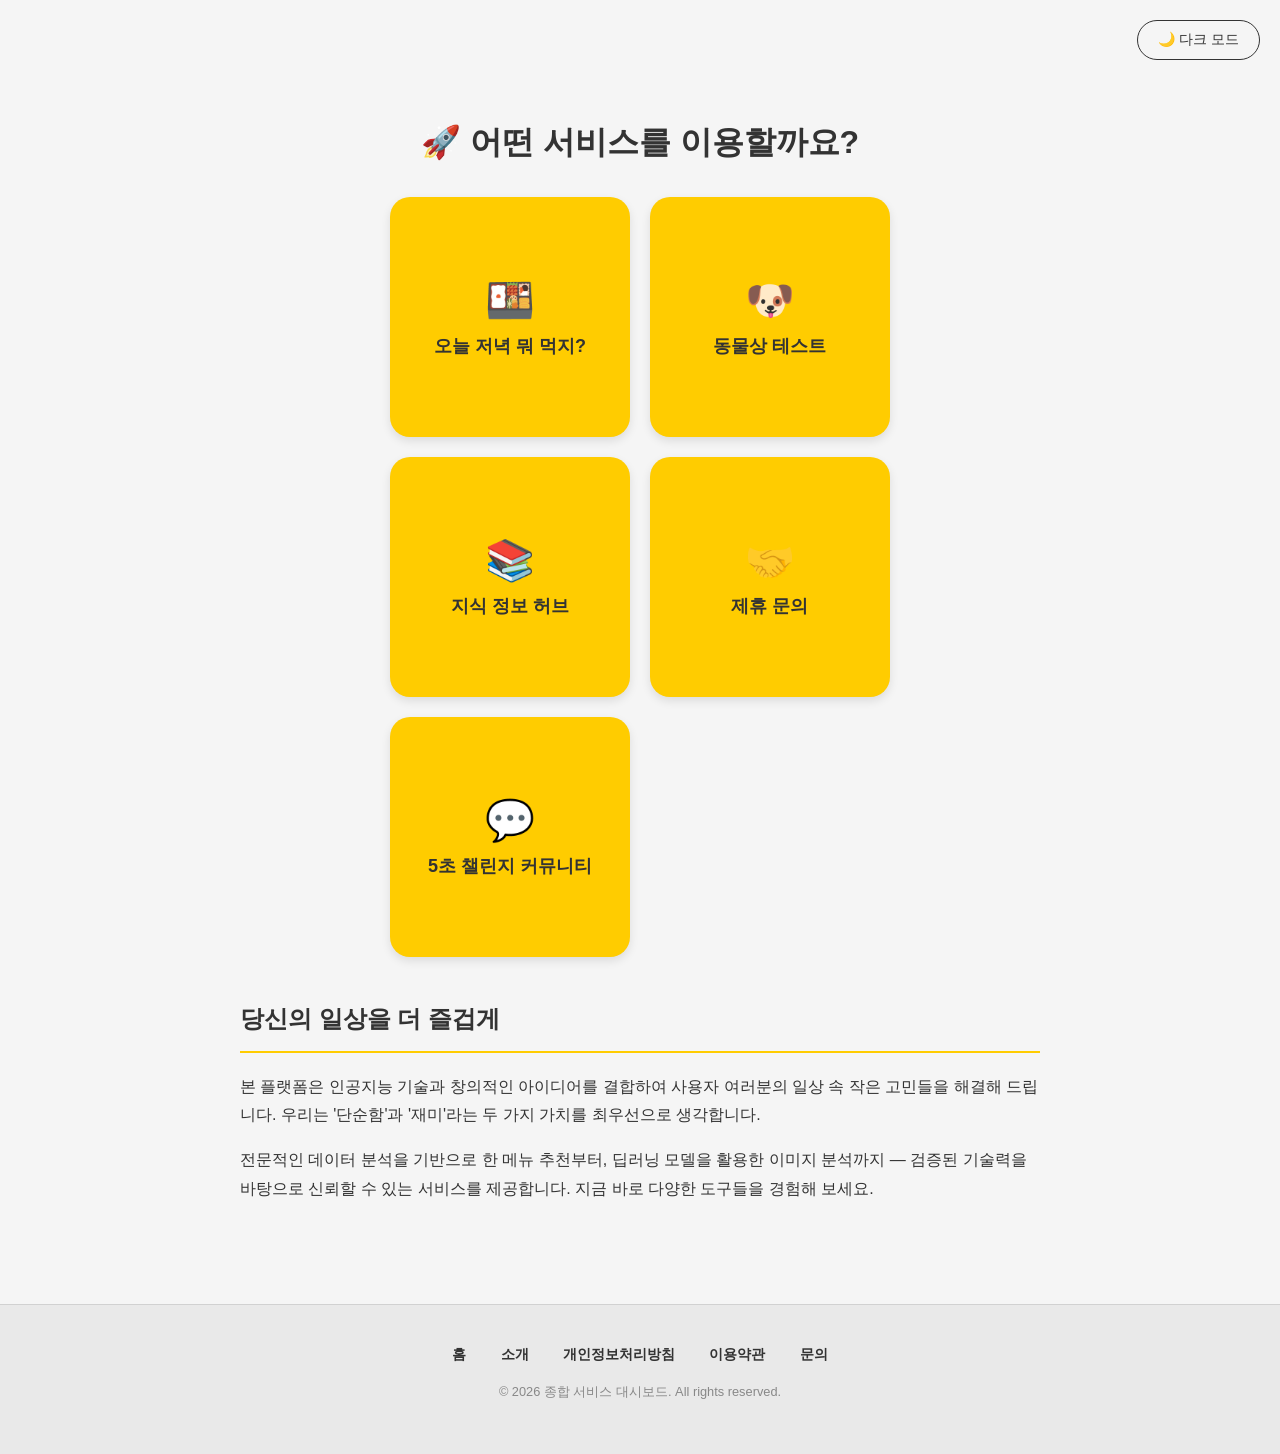
<file: index.html>
<!DOCTYPE html>
<html lang="ko">
<head>
  <meta charset="UTF-8">
  <meta name="viewport" content="width=device-width, initial-scale=1.0">
  <title>종합 서비스 대시보드</title>
  <link rel="stylesheet" href="style.css">
  <script async src="https://pagead2.googlesyndication.com/pagead/js/adsbygoogle.js?client=ca-pub-5872932427176122"
     crossorigin="anonymous"></script>
</head>
<body>
  <div class="top-nav">
    <button id="theme-btn" onclick="toggleTheme()">🌙 다크 모드</button>
  </div>

  <main class="container">
    <h1>🚀 어떤 서비스를 이용할까요?</h1>

    <section class="dashboard" aria-label="서비스 목록">
      <a href="lunch.html" class="nav-card">
        <span class="icon">🍱</span>
        <span>오늘 저녁 뭐 먹지?</span>
      </a>
      <a href="animal.html" class="nav-card">
        <span class="icon">🐶</span>
        <span>동물상 테스트</span>
      </a>
      <a href="info.html" class="nav-card">
        <span class="icon">📚</span>
        <span>지식 정보 허브</span>
      </a>
      <a href="contact.html" class="nav-card">
        <span class="icon">🤝</span>
        <span>제휴 문의</span>
      </a>
      <a href="comments.html" class="nav-card">
        <span class="icon">💬</span>
        <span>5초 챌린지 커뮤니티</span>
      </a>
    </section>

    <section class="content-section">
      <h2>당신의 일상을 더 즐겁게</h2>
      <p>본 플랫폼은 인공지능 기술과 창의적인 아이디어를 결합하여 사용자 여러분의 일상 속 작은 고민들을 해결해 드립니다. 우리는 '단순함'과 '재미'라는 두 가지 가치를 최우선으로 생각합니다.</p>
      <p>전문적인 데이터 분석을 기반으로 한 메뉴 추천부터, 딥러닝 모델을 활용한 이미지 분석까지 — 검증된 기술력을 바탕으로 신뢰할 수 있는 서비스를 제공합니다. 지금 바로 다양한 도구들을 경험해 보세요.</p>
    </section>
  </main>

  <footer class="site-footer">
    <div class="footer-links">
      <a href="index.html">홈</a>
      <a href="about.html">소개</a>
      <a href="privacy.html">개인정보처리방침</a>
      <a href="terms.html">이용약관</a>
      <a href="contact.html">문의</a>
    </div>
    <p>&copy; 2026 종합 서비스 대시보드. All rights reserved.</p>
  </footer>

  <script src="shared.js"></script>
</body>
</html>
</file>
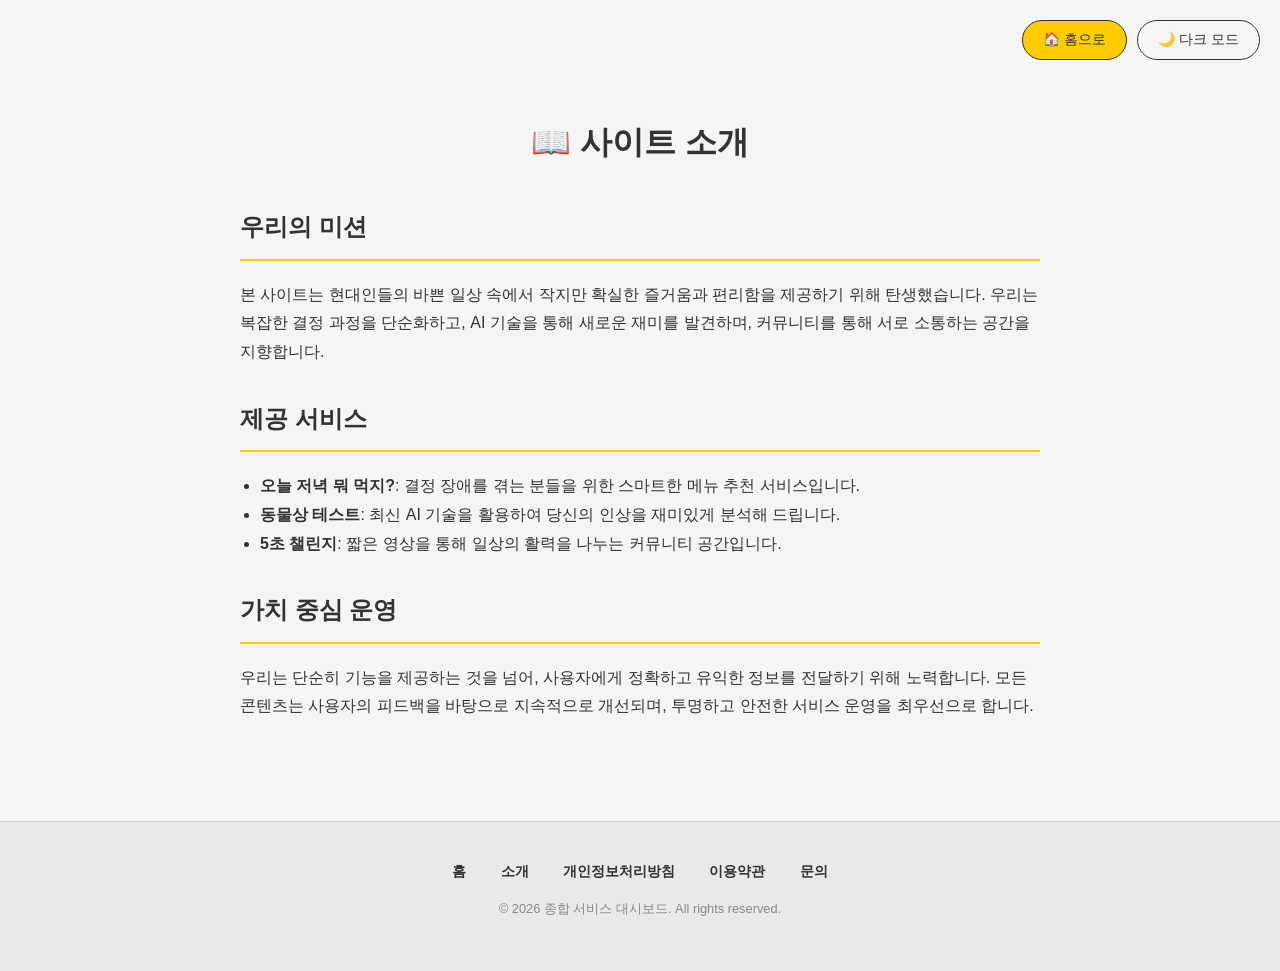
<file: about.html>
<!DOCTYPE html>
<html lang="ko">
<head>
  <meta charset="UTF-8">
  <meta name="viewport" content="width=device-width, initial-scale=1.0">
  <title>사이트 소개 - 종합 서비스 대시보드</title>
  <link rel="stylesheet" href="style.css">
  <script async src="https://pagead2.googlesyndication.com/pagead/js/adsbygoogle.js?client=ca-pub-5872932427176122"
     crossorigin="anonymous"></script>
</head>
<body>
  <div class="top-nav">
    <a href="index.html" class="home-btn">🏠 홈으로</a>
    <button id="theme-btn" onclick="toggleTheme()">🌙 다크 모드</button>
  </div>

  <main class="container">
    <h1>📖 사이트 소개</h1>
    <section class="content-section">
      <h2>우리의 미션</h2>
      <p>본 사이트는 현대인들의 바쁜 일상 속에서 작지만 확실한 즐거움과 편리함을 제공하기 위해 탄생했습니다. 우리는 복잡한 결정 과정을 단순화하고, AI 기술을 통해 새로운 재미를 발견하며, 커뮤니티를 통해 서로 소통하는 공간을 지향합니다.</p>
      
      <h2>제공 서비스</h2>
      <ul>
        <li><strong>오늘 저녁 뭐 먹지?</strong>: 결정 장애를 겪는 분들을 위한 스마트한 메뉴 추천 서비스입니다.</li>
        <li><strong>동물상 테스트</strong>: 최신 AI 기술을 활용하여 당신의 인상을 재미있게 분석해 드립니다.</li>
        <li><strong>5초 챌린지</strong>: 짧은 영상을 통해 일상의 활력을 나누는 커뮤니티 공간입니다.</li>
      </ul>

      <h2>가치 중심 운영</h2>
      <p>우리는 단순히 기능을 제공하는 것을 넘어, 사용자에게 정확하고 유익한 정보를 전달하기 위해 노력합니다. 모든 콘텐츠는 사용자의 피드백을 바탕으로 지속적으로 개선되며, 투명하고 안전한 서비스 운영을 최우선으로 합니다.</p>
    </section>
  </main>

  <footer class="site-footer">
    <div class="footer-links">
      <a href="index.html">홈</a>
      <a href="about.html">소개</a>
      <a href="privacy.html">개인정보처리방침</a>
      <a href="terms.html">이용약관</a>
      <a href="contact.html">문의</a>
    </div>
    <p>&copy; 2026 종합 서비스 대시보드. All rights reserved.</p>
  </footer>

  <script src="shared.js"></script>
</body>
</html>
</file>
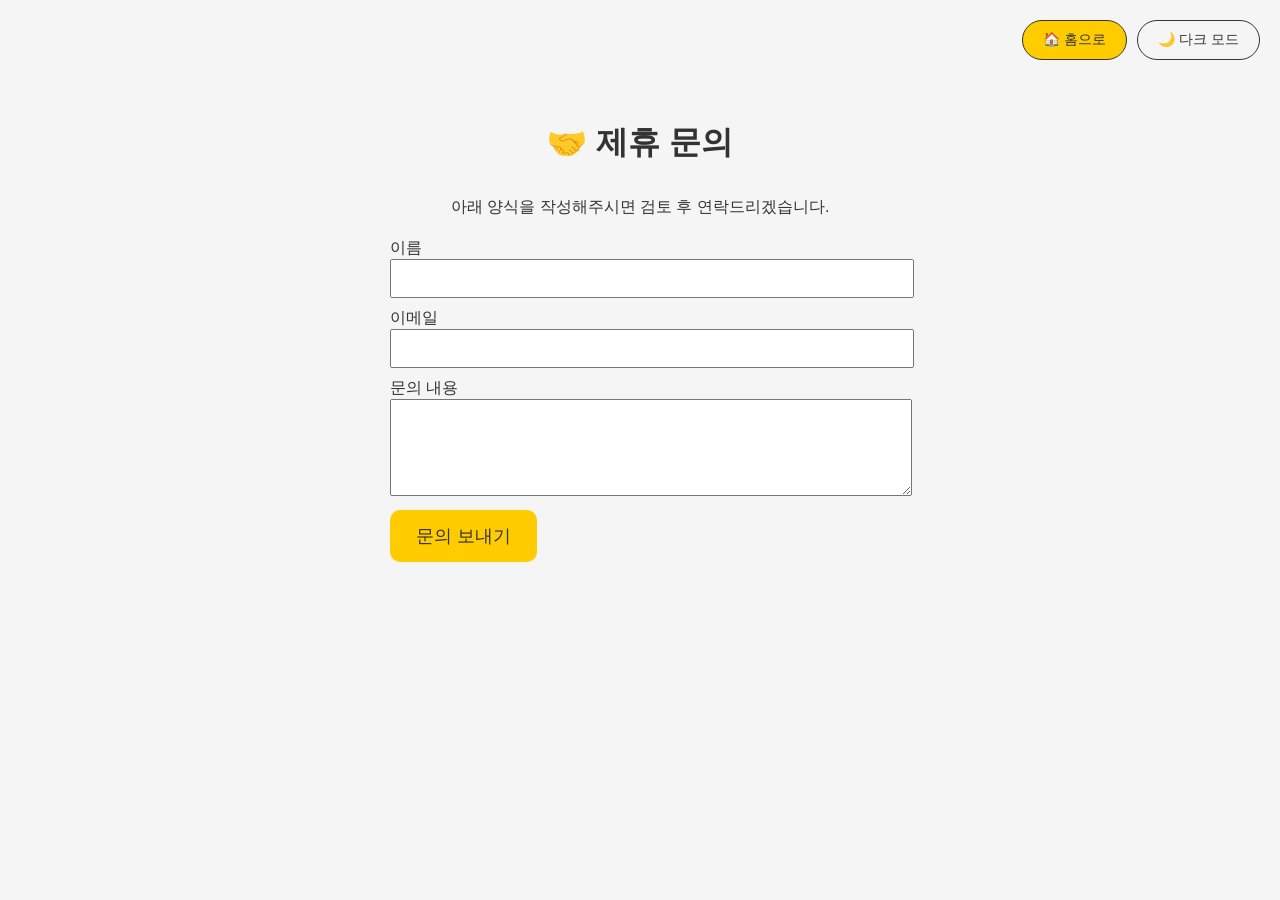
<file: contact.html>
<!DOCTYPE html>
<html lang="ko">
<head>
  <meta charset="UTF-8">
  <meta name="viewport" content="width=device-width, initial-scale=1.0">
  <title>제휴 문의</title>
  <link rel="stylesheet" href="style.css">
  <script async src="https://pagead2.googlesyndication.com/pagead/js/adsbygoogle.js?client=ca-pub-5872932427176122"
     crossorigin="anonymous"></script>
</head>
<body>
  <div class="top-nav">
    <a href="index.html" class="home-btn">🏠 홈으로</a>
    <button id="theme-btn" onclick="toggleTheme()">🌙 다크 모드</button>
  </div>

  <main class="container">
    <h1>🤝 제휴 문의</h1>
    <p>아래 양식을 작성해주시면 검토 후 연락드리겠습니다.</p>

    <form action="https://formspree.io/f/mqaqgbgw" method="POST" style="max-width:500px; margin:20px auto; text-align:left;">
      <label>이름</label>
      <input type="text" name="name" required style="width:100%; padding:10px; margin-bottom:10px;">

      <label>이메일</label>
      <input type="email" name="email" required style="width:100%; padding:10px; margin-bottom:10px;">

      <label>문의 내용</label>
      <textarea name="message" rows="5" required style="width:100%; padding:10px; margin-bottom:10px;"></textarea>

      <button type="submit" class="recommend-btn">문의 보내기</button>
    </form>
  </main>

  <script src="shared.js"></script>
</body>
</html>
</file>
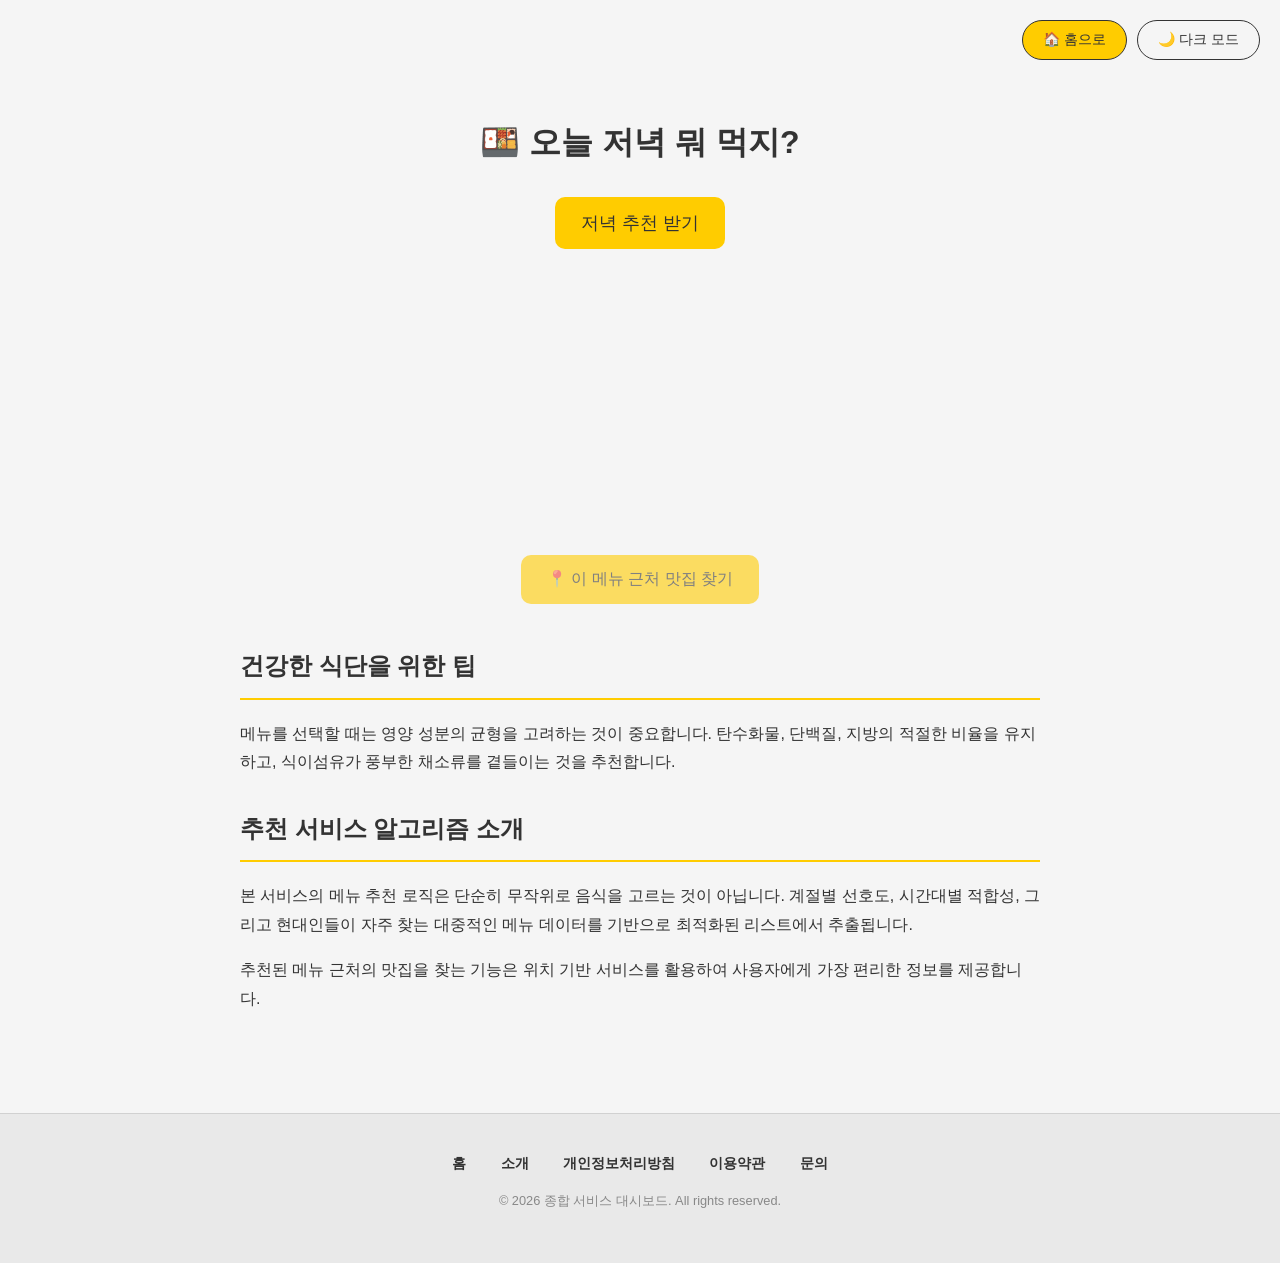
<file: lunch.html>
<!DOCTYPE html>
<html lang="ko">
<head>
  <meta charset="UTF-8">
  <meta name="viewport" content="width=device-width, initial-scale=1.0">
  <title>오늘 저녁 뭐 먹지?</title>
  <link rel="stylesheet" href="style.css">
  <script async src="https://pagead2.googlesyndication.com/pagead/js/adsbygoogle.js?client=ca-pub-5872932427176122"
     crossorigin="anonymous"></script>
</head>
<body>
  <div class="top-nav">
    <a href="index.html" class="home-btn">🏠 홈으로</a>
    <button id="theme-btn" onclick="toggleTheme()">🌙 다크 모드</button>
  </div>

  <main class="container">
    <h1>🍱 오늘 저녁 뭐 먹지?</h1>
    <button class="recommend-btn" onclick="recommendMenu()">저녁 추천 받기</button>

    <p id="result" aria-live="polite"></p>
    <div class="emoji" id="emoji" aria-hidden="true"></div>

    <button
      id="find-nearby-btn"
      class="recommend-btn secondary-btn"
      onclick="findNearbyRestaurants()"
      disabled
    >
      📍 이 메뉴 근처 맛집 찾기
    </button>

    <section id="nearby-result" class="nearby-result" aria-live="polite"></section>

    <section class="content-section">
      <h2>건강한 식단을 위한 팁</h2>
      <p>메뉴를 선택할 때는 영양 성분의 균형을 고려하는 것이 중요합니다. 탄수화물, 단백질, 지방의 적절한 비율을 유지하고, 식이섬유가 풍부한 채소류를 곁들이는 것을 추천합니다.</p>
      
      <h2>추천 서비스 알고리즘 소개</h2>
      <p>본 서비스의 메뉴 추천 로직은 단순히 무작위로 음식을 고르는 것이 아닙니다. 계절별 선호도, 시간대별 적합성, 그리고 현대인들이 자주 찾는 대중적인 메뉴 데이터를 기반으로 최적화된 리스트에서 추출됩니다.</p>
      <p>추천된 메뉴 근처의 맛집을 찾는 기능은 위치 기반 서비스를 활용하여 사용자에게 가장 편리한 정보를 제공합니다.</p>
    </section>
  </main>

  <footer class="site-footer">
    <div class="footer-links">
      <a href="index.html">홈</a>
      <a href="about.html">소개</a>
      <a href="privacy.html">개인정보처리방침</a>
      <a href="terms.html">이용약관</a>
      <a href="contact.html">문의</a>
    </div>
    <p>&copy; 2026 종합 서비스 대시보드. All rights reserved.</p>
  </footer>

  <script src="shared.js"></script>
  <script src="main.js"></script>
</body>
</html>
</file>
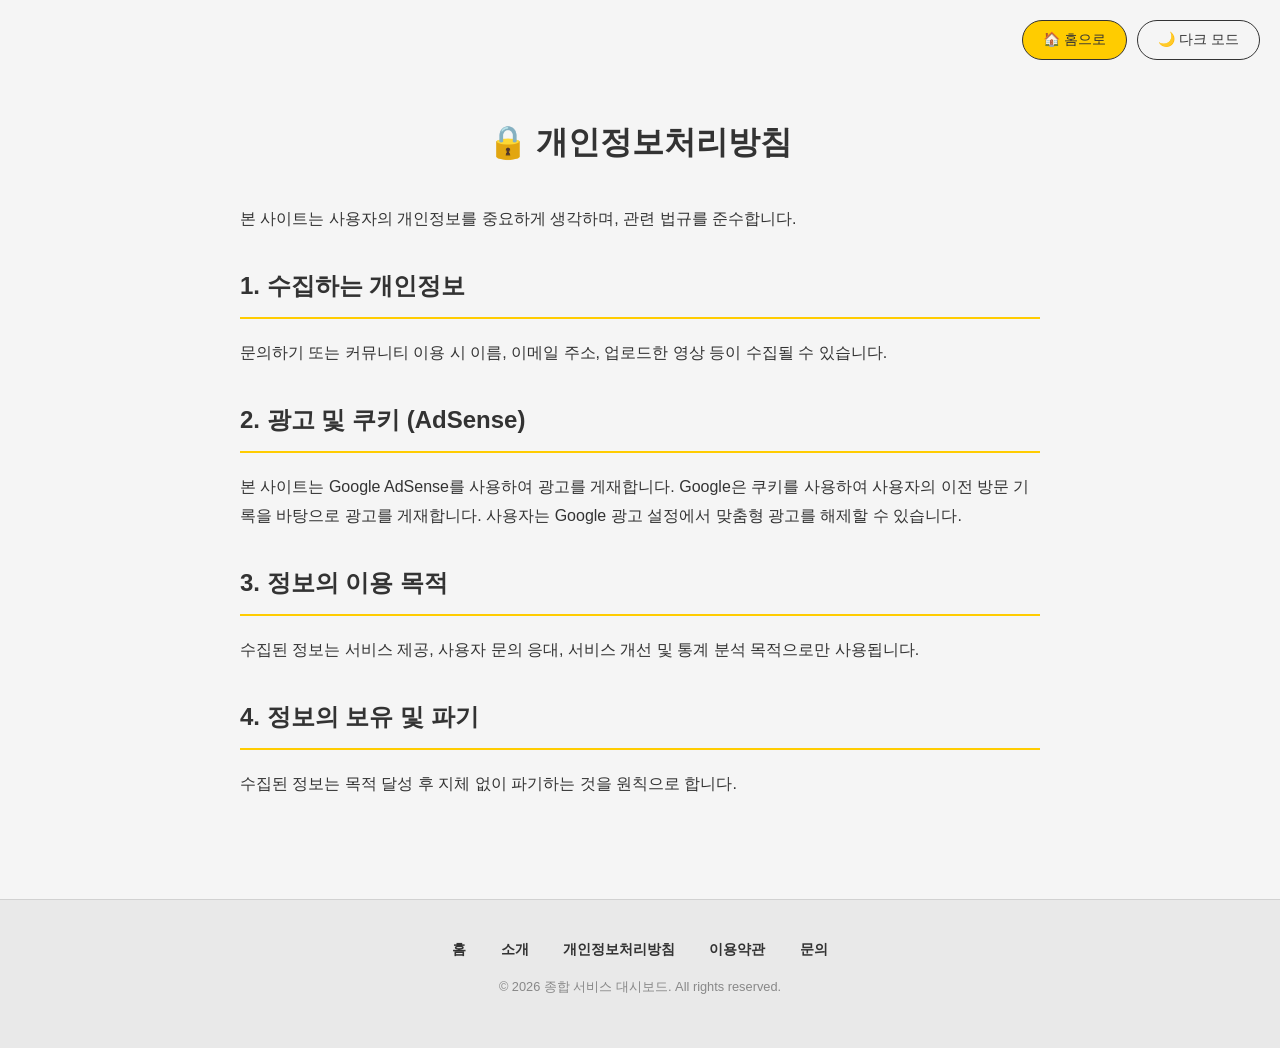
<file: privacy.html>
<!DOCTYPE html>
<html lang="ko">
<head>
  <meta charset="UTF-8">
  <meta name="viewport" content="width=device-width, initial-scale=1.0">
  <title>개인정보처리방침 - 종합 서비스 대시보드</title>
  <link rel="stylesheet" href="style.css">
  <script async src="https://pagead2.googlesyndication.com/pagead/js/adsbygoogle.js?client=ca-pub-5872932427176122"
     crossorigin="anonymous"></script>
</head>
<body>
  <div class="top-nav">
    <a href="index.html" class="home-btn">🏠 홈으로</a>
    <button id="theme-btn" onclick="toggleTheme()">🌙 다크 모드</button>
  </div>

  <main class="container">
    <h1>🔒 개인정보처리방침</h1>
    <section class="content-section">
      <p>본 사이트는 사용자의 개인정보를 중요하게 생각하며, 관련 법규를 준수합니다.</p>
      
      <h2>1. 수집하는 개인정보</h2>
      <p>문의하기 또는 커뮤니티 이용 시 이름, 이메일 주소, 업로드한 영상 등이 수집될 수 있습니다.</p>

      <h2>2. 광고 및 쿠키 (AdSense)</h2>
      <p>본 사이트는 Google AdSense를 사용하여 광고를 게재합니다. Google은 쿠키를 사용하여 사용자의 이전 방문 기록을 바탕으로 광고를 게재합니다. 사용자는 Google 광고 설정에서 맞춤형 광고를 해제할 수 있습니다.</p>

      <h2>3. 정보의 이용 목적</h2>
      <p>수집된 정보는 서비스 제공, 사용자 문의 응대, 서비스 개선 및 통계 분석 목적으로만 사용됩니다.</p>

      <h2>4. 정보의 보유 및 파기</h2>
      <p>수집된 정보는 목적 달성 후 지체 없이 파기하는 것을 원칙으로 합니다.</p>
    </section>
  </main>

  <footer class="site-footer">
    <div class="footer-links">
      <a href="index.html">홈</a>
      <a href="about.html">소개</a>
      <a href="privacy.html">개인정보처리방침</a>
      <a href="terms.html">이용약관</a>
      <a href="contact.html">문의</a>
    </div>
    <p>&copy; 2026 종합 서비스 대시보드. All rights reserved.</p>
  </footer>

  <script src="shared.js"></script>
</body>
</html>
</file>
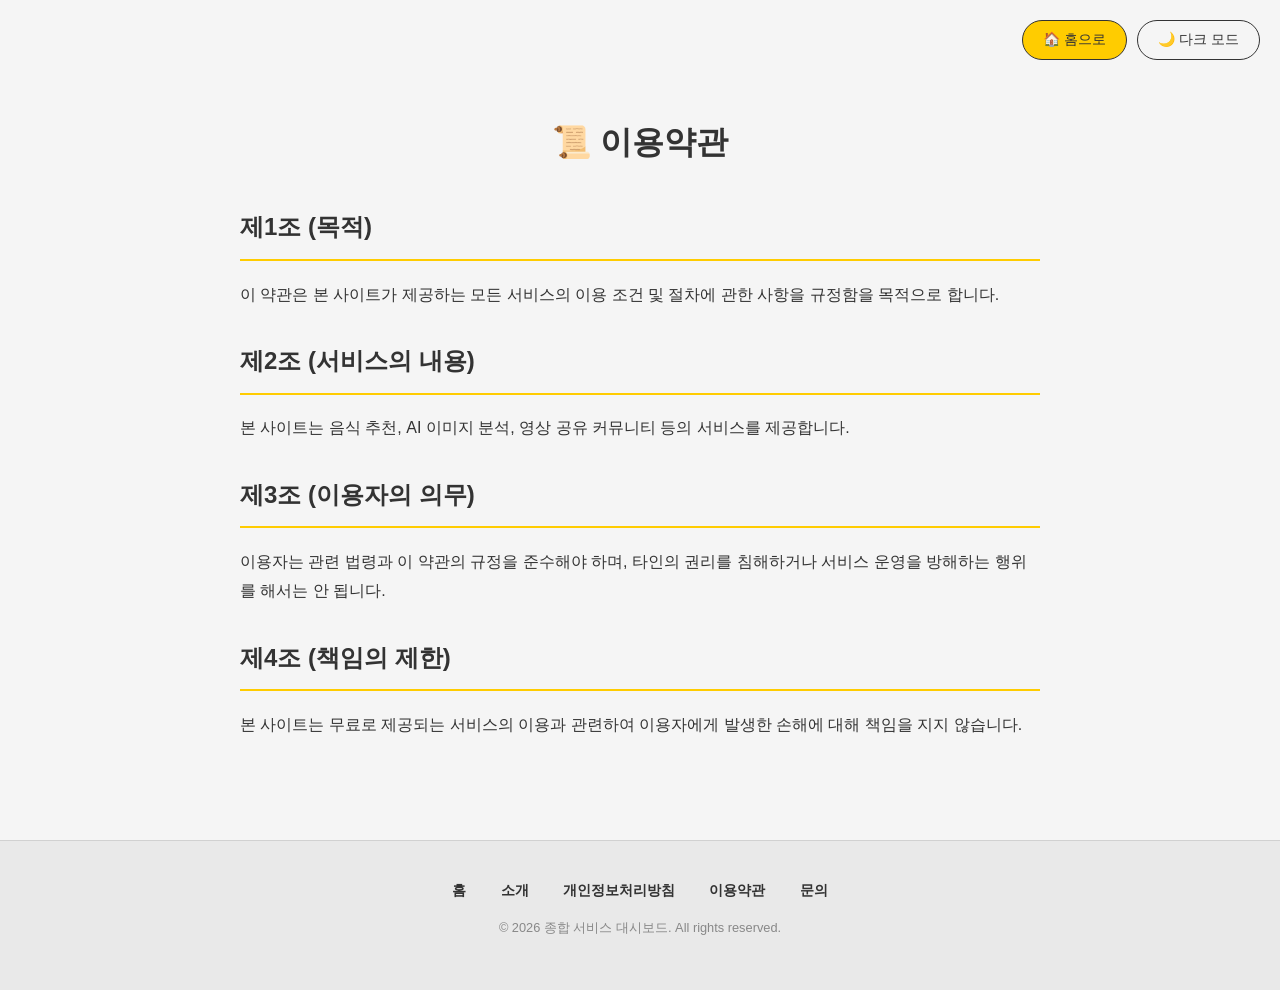
<file: terms.html>
<!DOCTYPE html>
<html lang="ko">
<head>
  <meta charset="UTF-8">
  <meta name="viewport" content="width=device-width, initial-scale=1.0">
  <title>이용약관 - 종합 서비스 대시보드</title>
  <link rel="stylesheet" href="style.css">
  <script async src="https://pagead2.googlesyndication.com/pagead/js/adsbygoogle.js?client=ca-pub-5872932427176122"
     crossorigin="anonymous"></script>
</head>
<body>
  <div class="top-nav">
    <a href="index.html" class="home-btn">🏠 홈으로</a>
    <button id="theme-btn" onclick="toggleTheme()">🌙 다크 모드</button>
  </div>

  <main class="container">
    <h1>📜 이용약관</h1>
    <section class="content-section">
      <h2>제1조 (목적)</h2>
      <p>이 약관은 본 사이트가 제공하는 모든 서비스의 이용 조건 및 절차에 관한 사항을 규정함을 목적으로 합니다.</p>

      <h2>제2조 (서비스의 내용)</h2>
      <p>본 사이트는 음식 추천, AI 이미지 분석, 영상 공유 커뮤니티 등의 서비스를 제공합니다.</p>

      <h2>제3조 (이용자의 의무)</h2>
      <p>이용자는 관련 법령과 이 약관의 규정을 준수해야 하며, 타인의 권리를 침해하거나 서비스 운영을 방해하는 행위를 해서는 안 됩니다.</p>

      <h2>제4조 (책임의 제한)</h2>
      <p>본 사이트는 무료로 제공되는 서비스의 이용과 관련하여 이용자에게 발생한 손해에 대해 책임을 지지 않습니다.</p>
    </section>
  </main>

  <footer class="site-footer">
    <div class="footer-links">
      <a href="index.html">홈</a>
      <a href="about.html">소개</a>
      <a href="privacy.html">개인정보처리방침</a>
      <a href="terms.html">이용약관</a>
      <a href="contact.html">문의</a>
    </div>
    <p>&copy; 2026 종합 서비스 대시보드. All rights reserved.</p>
  </footer>

  <script src="shared.js"></script>
</body>
</html>
</file>
<file: style.css>
:root {
  --bg-color: #f5f5f5;
  --text-color: #333;
  --btn-bg: #ffcc00;
  --btn-hover: #ffdb4d;
  --result-color: #222;
}

[data-theme="dark"] {
  --bg-color: #1a1a1a;
  --text-color: #f5f5f5;
  --btn-bg: #444;
  --btn-hover: #555;
  --result-color: #eee;
}

body {
  font-family: 'Segoe UI', Tahoma, Geneva, Verdana, sans-serif;
  text-align: center;
  background-color: var(--bg-color);
  color: var(--text-color);
  padding: 0;
  transition: background-color 0.3s, color 0.3s;
  min-height: 100vh;
  display: flex;
  flex-direction: column;
  margin: 0;
}

@media (max-width: 600px) {
  body { padding: 0; }
}

.container {
  width: 100%;
  max-width: 800px;
  margin: 100px auto 60px;
  flex: 1;
  padding: 0 20px;
}

.content-section {
  text-align: left;
  max-width: 800px;
  margin: 40px auto;
  line-height: 1.8;
  color: var(--text-color);
}

.content-section h2 {
  margin-top: 30px;
  border-bottom: 2px solid var(--btn-bg);
  padding-bottom: 10px;
}

.content-section ul {
  padding-left: 20px;
}

.site-footer {
  margin-top: auto;
  padding: 40px 20px;
  background-color: rgba(0,0,0,0.05);
  border-top: 1px solid rgba(0,0,0,0.1);
  text-align: center;
  width: 100%;
  box-sizing: border-box;
}

.footer-links {
  margin-bottom: 20px;
}

.footer-links a {
  margin: 0 15px;
  text-decoration: none;
  color: var(--text-color);
  font-weight: bold;
  font-size: 0.9rem;
}

.footer-links a:hover {
  color: #ffaa00;
}

.site-footer p {
  font-size: 0.8rem;
  color: #888;
}

[data-theme="dark"] .site-footer {
  background-color: rgba(255,255,255,0.05);
  border-top: 1px solid rgba(255,255,255,0.1);
}

h1 { margin-bottom: 32px; }

.top-nav {
  position: fixed;
  top: 20px;
  right: 20px;
  display: flex;
  gap: 10px;
}

@media (max-width: 600px) {
  .top-nav {
    position: static;
    margin-bottom: 20px;
    justify-content: center;
    flex-wrap: wrap;
  }
}

.home-btn,
#theme-btn {
  padding: 10px 20px;
  font-size: 14px;
  border-radius: 20px;
  border: 1px solid var(--text-color);
  color: var(--text-color);
}

.home-btn {
  background-color: var(--btn-bg);
  text-decoration: none;
}

#theme-btn {
  background-color: transparent;
  cursor: pointer;
}

.dashboard {
  display: grid;
  grid-template-columns: repeat(2, 1fr);
  gap: 20px;
  max-width: 500px;
  margin: 0 auto;
}

@media (max-width: 400px) {
  .dashboard { grid-template-columns: 1fr; }
}

.nav-card {
  aspect-ratio: 1 / 1;
  background-color: var(--btn-bg);
  color: var(--text-color);
  text-decoration: none;
  display: flex;
  flex-direction: column;
  justify-content: center;
  align-items: center;
  border-radius: 20px;
  font-size: 18px;
  font-weight: 700;
  transition: transform 0.2s, background-color 0.3s;
  box-shadow: 0 4px 10px rgba(0,0,0,0.1);
}

.nav-card:hover {
  transform: translateY(-5px);
  background-color: var(--btn-hover);
}

.icon {
  font-size: 40px;
  margin-bottom: 10px;
}

.recommend-btn {
  padding: 14px 26px;
  font-size: 18px;
  border: none;
  border-radius: 10px;
  background-color: var(--btn-bg);
  color: var(--text-color);
  cursor: pointer;
}

.recommend-btn:hover { background-color: var(--btn-hover); }
.recommend-btn:disabled { opacity: 0.6; cursor: not-allowed; }
.secondary-btn { margin-top: 14px; font-size: 16px; }

#result {
  min-height: 36px;
  margin-top: 30px;
  font-size: 26px;
  color: var(--result-color);
  transition: opacity 0.3s ease;
}

.emoji {
  margin-top: 20px;
  min-height: 200px;
  display: flex;
  justify-content: center;
  align-items: center;
  transition: all 0.3s cubic-bezier(0.175, 0.885, 0.32, 1.275);
}

.food-img {
  width: 100%;
  max-width: 320px;
  height: 200px;
  object-fit: cover;
  border-radius: 12px;
  box-shadow: 0 4px 12px rgba(0, 0, 0, 0.15);
}

.nearby-result {
  margin-top: 18px;
  text-align: left;
  max-width: 600px;
  margin-left: auto;
  margin-right: auto;
  line-height: 1.6;
}

.place-cards {
  display: grid;
  grid-template-columns: repeat(auto-fit, minmax(190px, 1fr));
  gap: 10px;
  margin: 12px 0;
}

.place-card {
  border: 1px solid rgba(127,127,127,0.3);
  border-radius: 10px;
  padding: 10px;
  background: rgba(255,255,255,0.6);
}

[data-theme="dark"] .place-card {
  background: rgba(20,20,20,0.5);
}

.place-card h4 { margin: 0 0 6px; }
.place-card p { margin: 4px 0; }

.community-wrap {
  width: min(900px, 95vw);
  margin-top: 80px;
}

.community-header {
  margin-bottom: 16px;
}

.challenge-banner {
  background: var(--btn-bg);
  color: var(--text-color);
  padding: 12px 14px;
  border-radius: 12px;
  font-weight: 700;
}

.card {
  background: rgba(255,255,255,0.75);
  border: 1px solid rgba(127,127,127,0.25);
  border-radius: 12px;
  padding: 16px;
  margin: 14px 0;
  text-align: left;
}

[data-theme="dark"] .card {
  background: rgba(25,25,25,0.6);
}

.hidden { display: none; }

.stack-form {
  display: grid;
  gap: 10px;
}

.stack-form input,
.stack-form textarea {
  width: 100%;
  padding: 10px;
  border-radius: 8px;
  border: 1px solid #b9b9b9;
  box-sizing: border-box;
}

.row-btns {
  display: flex;
  gap: 8px;
  flex-wrap: wrap;
}

.inline-message { min-height: 24px; }

.community-meta {
  display: flex;
  justify-content: space-between;
  align-items: center;
  gap: 12px;
}

.feed-list {
  display: grid;
  gap: 12px;
}

.feed-card {
  border: 1px solid rgba(127,127,127,0.3);
  border-radius: 10px;
  padding: 12px;
}

.feed-video {
  width: 100%;
  max-height: 360px;
  border-radius: 10px;
  background: #111;
}

.meta {
  font-size: 12px;
  opacity: 0.85;
}

.comment-box {
  margin-top: 10px;
  border-top: 1px dashed rgba(127,127,127,0.5);
  padding-top: 8px;
}

.comment-item {
  margin: 5px 0;
}
</file>
